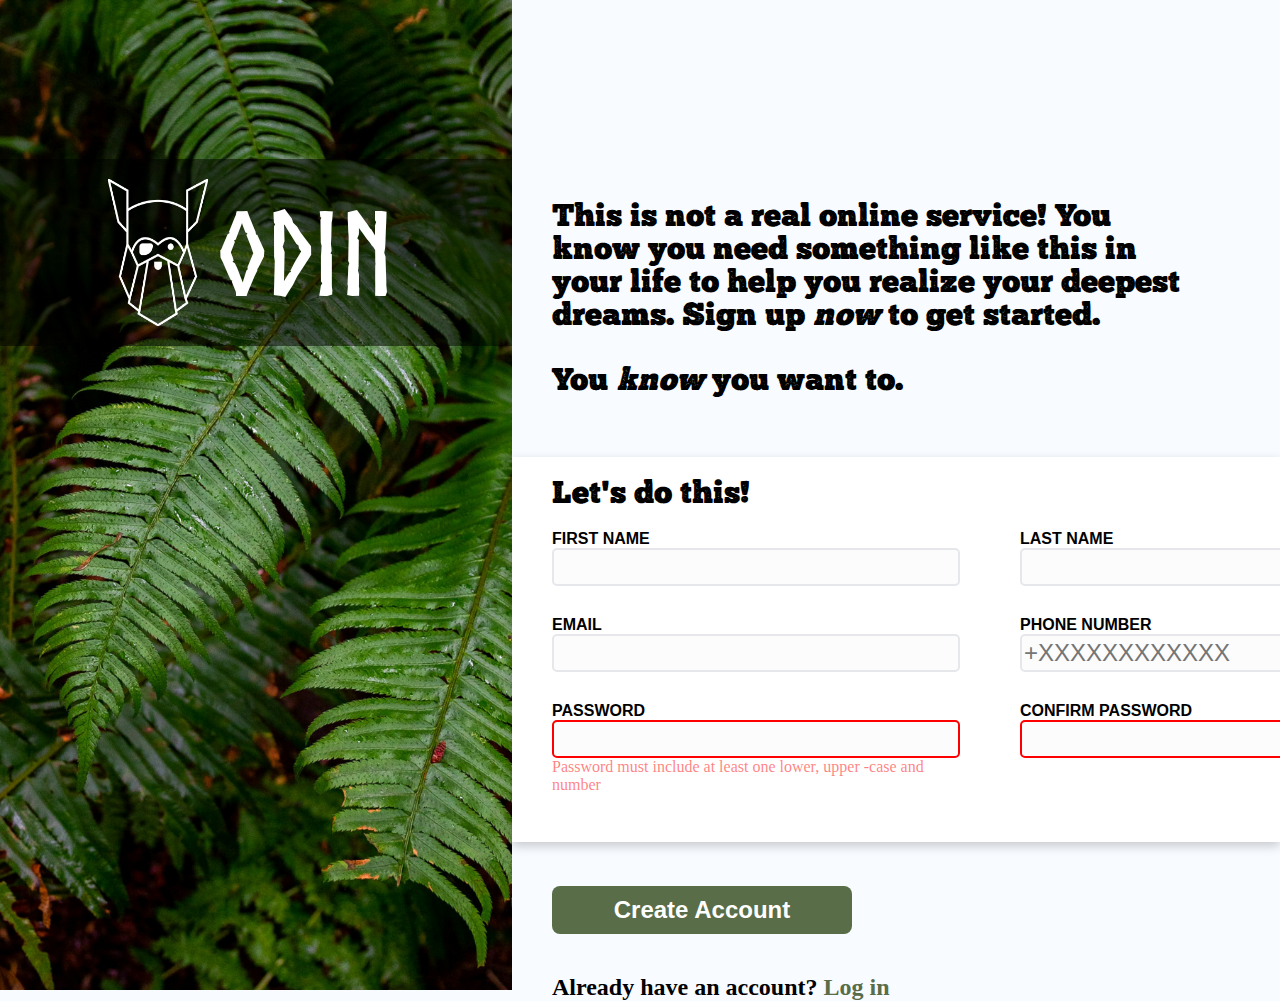
<file: index.html>
<!DOCTYPE html>
<html lang="en">
<head>
    <meta charset="UTF-8">
    <meta name="viewport" content="width=device-width, initial-scale=1.0">
    <title>Sign-up form</title>
    <link rel="stylesheet" href="style.css">
</head>
<body>
    <div class="container">
        <div class="odin">
            <div class="odin-logo-text">
                <img src="images/odin-lined.png" alt="" class="odin-img">
                <p class="odin-text">ODIN</p>
            </div>
        </div>
        <div class="main">
            <div class="header-text">This is not a real online service!
                You know you need something like this in your life to help you realize your deepest dreams.
                Sign up <em>now</em> to get started.
            <p></p>
            You <em>know</em> you want to.</div>
            <div class="form-div">
                <form>
                    <div class="form-header">
                        Let's do this!
                    </div>
                    <div class="rows">                        
                        <div class="form-row">
                            <div class="form-block">
                                <label for="first-name">FIRST NAME</label>
                                <input type="text" id="last-name" required pattern="[a-zA-Z]+">
                            </div>
                            <div class="form-block">
                                <label for="last-name">LAST NAME</label>
                                <input type="text" id="last-name" required pattern="[a-zA-Z]+">
                            </div>
                        </div>
                        <div class="form-row">
                            <div class="form-block">
                                <label for="email">EMAIL</label>
                                <input type="email" id="email" required>
                            </div>
                            <div class="form-block">
                                <label for="phone-number">PHONE NUMBER</label>
                                <input type="text" id="phone-number" placeholder="+XXXXXXXXXXXX" required pattern="\+\d{12}">
                            </div>
                        </div>
                        <div class="form-row">
                            <div class="form-block">
                                <label for="password">PASSWORD</label>
                                <input type="password" id="password" required minlength="6" maxlength="16" pattern="^(?=.*[a-z])(?=.*[A-Z])(?=.*\d).{6,12}">
                                <span></span>
                            </div>
                            <div class="form-block">
                                <label for="conf-password">CONFIRM PASSWORD</label>
                                <input type="password" id="conf-password" required>
                                <span></span>
                            </div>
                        </div> 
                    </div>
                    <button type="submit" id="btn">Create Account</button>  
                </form>
            </div>
            <div class="footer">
                Already have an account? <span class="login">Log in</span>
            </div>
        </div>
    </div>  
    <script src="script.js"></script>  
</body>
</html>
</file>
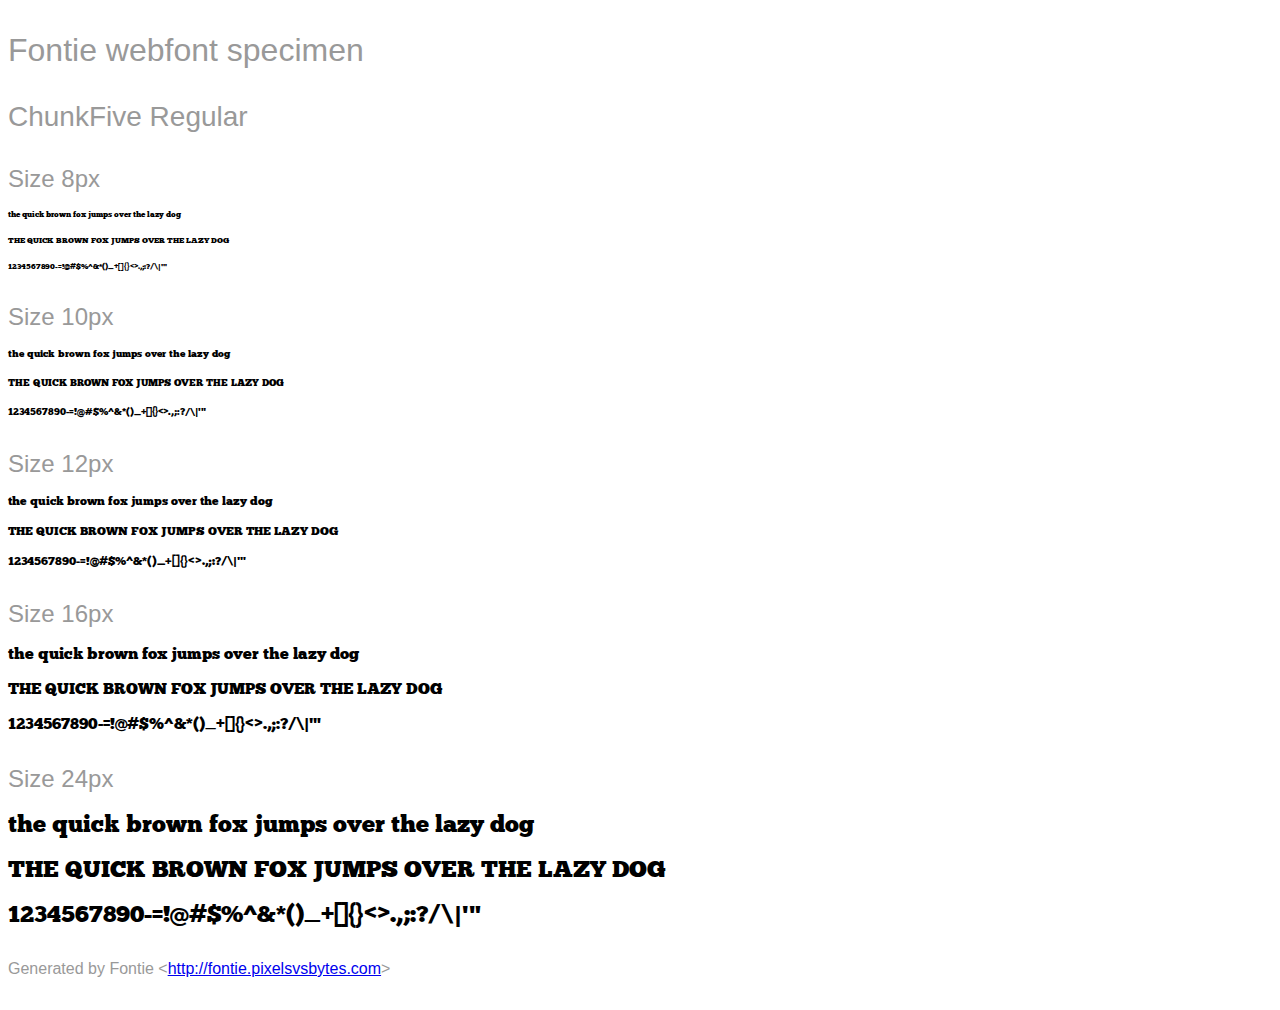
<file: fontie-package/ChunkFive Regular.html>
<html>
<head>
    <style>
        /* INFO We recommend to use @import or the link tag to include the
                font-face definition into your page.
           NOTE Some browsers block access to CSS rules in external files if the
                page is not loaded via HTTP. Therefore the Font Smoothie script
                will not work if you open this page as a local file. */
        @import url('ChunkFive.css');

        /* INFO Just some other styles to beautify the page ;) */
        body {
            font-family: sans-serif;
            color: #999;
            white-space: nowrap;
        }
        h1 {
            font-size: 2rem;
            font-weight: normal;
            margin: 2rem 0 1rem 0;
        }
        h2 {
            font-size: 1.75rem;
            font-weight: normal;
            margin: 2rem 0 1rem 0;
        }
        h3 {
            font-size: 1.5rem;
            font-weight: normal;
            margin: 2rem 0 1rem 0;
        }
        p {
            margin: 2rem 0;
        }
        div p {
            font-family: 'ChunkFive';
            font-weight: 400;
            font-style: normal;
            color: #000;
            margin: 1rem 0;
        }
    </style>
    <title>ChunkFive &mdash; Fontie webfont specimen</title>
</head>

<body>
    <h1>Fontie webfont specimen</h1>
    <h2>ChunkFive Regular</h2>
    <div style="font-size:8px">
        <h3>Size 8px</h3>
        <p>the quick brown fox jumps over the lazy dog</p>
        <p>THE QUICK BROWN FOX JUMPS OVER THE LAZY DOG</p>
        <p>1234567890-=!@#$%^&amp;*()_+[]{}&lt;&gt;.,;:?/\|'"</p>
    </div>
    <div style="font-size:10px">
        <h3>Size 10px</h3>
        <p>the quick brown fox jumps over the lazy dog</p>
        <p>THE QUICK BROWN FOX JUMPS OVER THE LAZY DOG</p>
        <p>1234567890-=!@#$%^&amp;*()_+[]{}&lt;&gt;.,;:?/\|'"</p>
    </div>
    <div style="font-size:12px">
        <h3>Size 12px</h3>
        <p>the quick brown fox jumps over the lazy dog</p>
        <p>THE QUICK BROWN FOX JUMPS OVER THE LAZY DOG</p>
        <p>1234567890-=!@#$%^&amp;*()_+[]{}&lt;&gt;.,;:?/\|'"</p>
    </div>
    <div style="font-size:16px">
        <h3>Size 16px</h3>
        <p>the quick brown fox jumps over the lazy dog</p>
        <p>THE QUICK BROWN FOX JUMPS OVER THE LAZY DOG</p>
        <p>1234567890-=!@#$%^&amp;*()_+[]{}&lt;&gt;.,;:?/\|'"</p>
    </div>
    <div style="font-size:24px">
        <h3>Size 24px</h3>
        <p>the quick brown fox jumps over the lazy dog</p>
        <p>THE QUICK BROWN FOX JUMPS OVER THE LAZY DOG</p>
        <p>1234567890-=!@#$%^&amp;*()_+[]{}&lt;&gt;.,;:?/\|'"</p>
    </div>
    <p>Generated by Fontie &lt;<a href="http://fontie.pixelsvsbytes.com">http://fontie.pixelsvsbytes.com</a>&gt;</p>
</body>

</html>
</file>
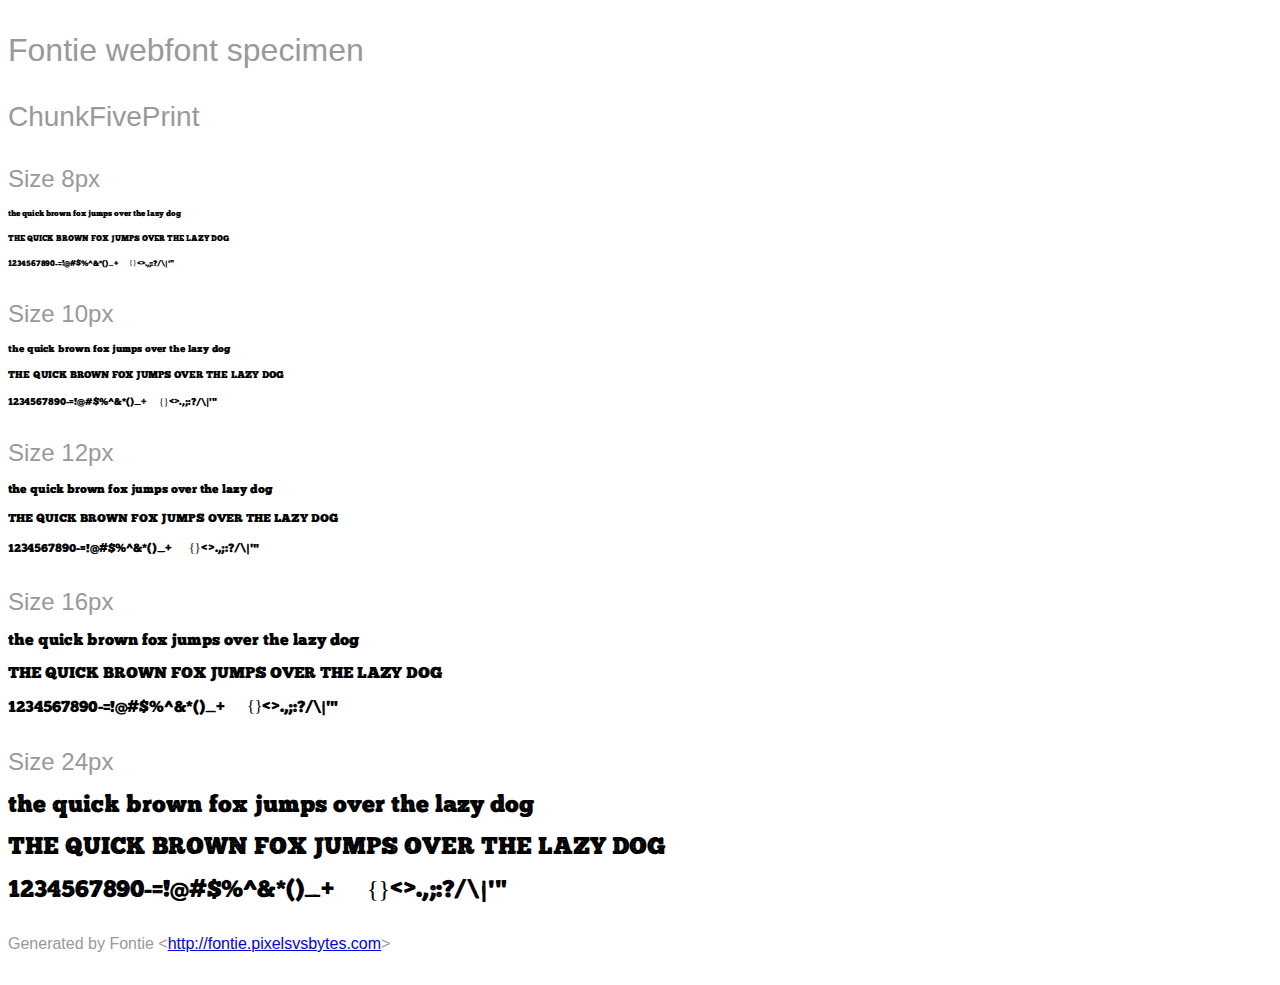
<file: fontie-package/ChunkFivePrint.html>
<html>
<head>
    <style>
        /* INFO We recommend to use @import or the link tag to include the
                font-face definition into your page.
           NOTE Some browsers block access to CSS rules in external files if the
                page is not loaded via HTTP. Therefore the Font Smoothie script
                will not work if you open this page as a local file. */
        @import url('ChunkFive Print.css');

        /* INFO Just some other styles to beautify the page ;) */
        body {
            font-family: sans-serif;
            color: #999;
            white-space: nowrap;
        }
        h1 {
            font-size: 2rem;
            font-weight: normal;
            margin: 2rem 0 1rem 0;
        }
        h2 {
            font-size: 1.75rem;
            font-weight: normal;
            margin: 2rem 0 1rem 0;
        }
        h3 {
            font-size: 1.5rem;
            font-weight: normal;
            margin: 2rem 0 1rem 0;
        }
        p {
            margin: 2rem 0;
        }
        div p {
            font-family: 'ChunkFive Print';
            font-weight: 400;
            font-style: normal;
            color: #000;
            margin: 1rem 0;
        }
    </style>
    <title>ChunkFive Print &mdash; Fontie webfont specimen</title>
</head>

<body>
    <h1>Fontie webfont specimen</h1>
    <h2>ChunkFivePrint</h2>
    <div style="font-size:8px">
        <h3>Size 8px</h3>
        <p>the quick brown fox jumps over the lazy dog</p>
        <p>THE QUICK BROWN FOX JUMPS OVER THE LAZY DOG</p>
        <p>1234567890-=!@#$%^&amp;*()_+[]{}&lt;&gt;.,;:?/\|'"</p>
    </div>
    <div style="font-size:10px">
        <h3>Size 10px</h3>
        <p>the quick brown fox jumps over the lazy dog</p>
        <p>THE QUICK BROWN FOX JUMPS OVER THE LAZY DOG</p>
        <p>1234567890-=!@#$%^&amp;*()_+[]{}&lt;&gt;.,;:?/\|'"</p>
    </div>
    <div style="font-size:12px">
        <h3>Size 12px</h3>
        <p>the quick brown fox jumps over the lazy dog</p>
        <p>THE QUICK BROWN FOX JUMPS OVER THE LAZY DOG</p>
        <p>1234567890-=!@#$%^&amp;*()_+[]{}&lt;&gt;.,;:?/\|'"</p>
    </div>
    <div style="font-size:16px">
        <h3>Size 16px</h3>
        <p>the quick brown fox jumps over the lazy dog</p>
        <p>THE QUICK BROWN FOX JUMPS OVER THE LAZY DOG</p>
        <p>1234567890-=!@#$%^&amp;*()_+[]{}&lt;&gt;.,;:?/\|'"</p>
    </div>
    <div style="font-size:24px">
        <h3>Size 24px</h3>
        <p>the quick brown fox jumps over the lazy dog</p>
        <p>THE QUICK BROWN FOX JUMPS OVER THE LAZY DOG</p>
        <p>1234567890-=!@#$%^&amp;*()_+[]{}&lt;&gt;.,;:?/\|'"</p>
    </div>
    <p>Generated by Fontie &lt;<a href="http://fontie.pixelsvsbytes.com">http://fontie.pixelsvsbytes.com</a>&gt;</p>
</body>

</html>
</file>
<file: style.css>
@font-face {
    font-family: "chunkFivePrint";
    src:
        url("fontie-package/ChunkFivePrint.woff2"),
        url("fontie-package/ChunkFivePrint.woff");
    font-weight: normal;
    font-style: normal;
}

@font-face {
    font-family: "norsBoldWebfont";
    src:
        url("fontie-package/norse-bold-webfont.woff2"),
        url("fontie-package/norse-bold-webfont.woff");
    font-weight: normal;
    font-style: normal;
}

html, body{
    height: 100%;
    margin: 0;
    background-color: rgb(248, 251, 255);
}
.container{
    display: flex;
    height: 100%;
    width: 100%;    
}

.odin{
    background: url(images/halie-west-25xggax4bSA-unsplash.jpg);
    background-size: cover;
    background-position: center;
    display: flex;
    flex: 1;
    height: 110%;
    flex-direction: column;
}

.main{
    display: flex;
    flex-direction: column;
    flex: auto;
    max-width: 60%;
}

.header-text, .form-header{
    margin-left: 40px;
    font-family: 'chunkFivePrint';
    font-size: 32px;
}

.header-text{
    margin-top: 200px;
    margin-right: 100px;
    margin-bottom: 60px;
}

form{
    background-color: white;
    box-shadow: 0 4px 10px rgba(0, 0, 0, 0.2);
    
}

button{
    margin-left: 40px;
    width: 300px;
    height: 48px;
    border: none;
    background-color: #596D48;
    border-radius: 8px;
    color: white;
    font-size: 24px;
    font-weight: 600;
    position: relative;
    bottom: -92px;
}

.odin-logo-text{
    display: flex;
    background-color: rgba(0, 0, 0, 0.5);
    padding: 20px;
    justify-content: center;
    margin-top: 31%;
}
.odin-text{
    font-family: "norsBoldWebfont";
    color: white;
    font-size: 116px;
    margin: 0;
    padding: 15px 10px;
}

.odin-img{
    width: 100px;
    height: auto;
}

.form-header{
    padding-top: 20px;
}

.rows{
    margin-left: 40px;
    margin-top: 20px;
    display: flex;
    flex-direction: column;
    gap: 30px;
}

.form-row{
    display: flex;
    gap: 60px;
}

.form-block{
    display: flex;
    flex-direction: column;
}

label{
    font-family: 'Lucida Sans', 'Lucida Sans Regular', 'Lucida Grande', 'Lucida Sans Unicode', Geneva, Verdana, sans-serif;
    font-size: 16px;
    font-weight: 600;
}

input{
    width: 400px;
    height: 32px;
    border: solid 2px #E5E7EB;
    background-color: rgb(252, 252, 252);
    border-radius: 5px;
    font-size: 24px;
}

.footer{
    margin-left: 40px;
    margin-top: 132px;
    font-size: 24px;
    font-weight: 600;
}

.login{
    color: #596D48;
}

input[type="password"]:invalid{
    border: red solid 2px;
}

input + span{
    position: relative;
}

input[id="password"]:invalid + span::before{
    content: "Password must include at least one lower, upper -case and number";
    color: rgba(255, 0, 0,0.5);
}

input[class="pass-comp"] + span:before{
    content: "Passwords don't match";
    color: rgba(255, 0, 0,0.5);
}

input[type="email"]:focus,
input[type="text"]:focus{
    border: rgb(0, 132, 255) solid 3px;
    box-shadow: 0 4px 10px rgba(0, 0, 0, 0.2);
}
</file>
